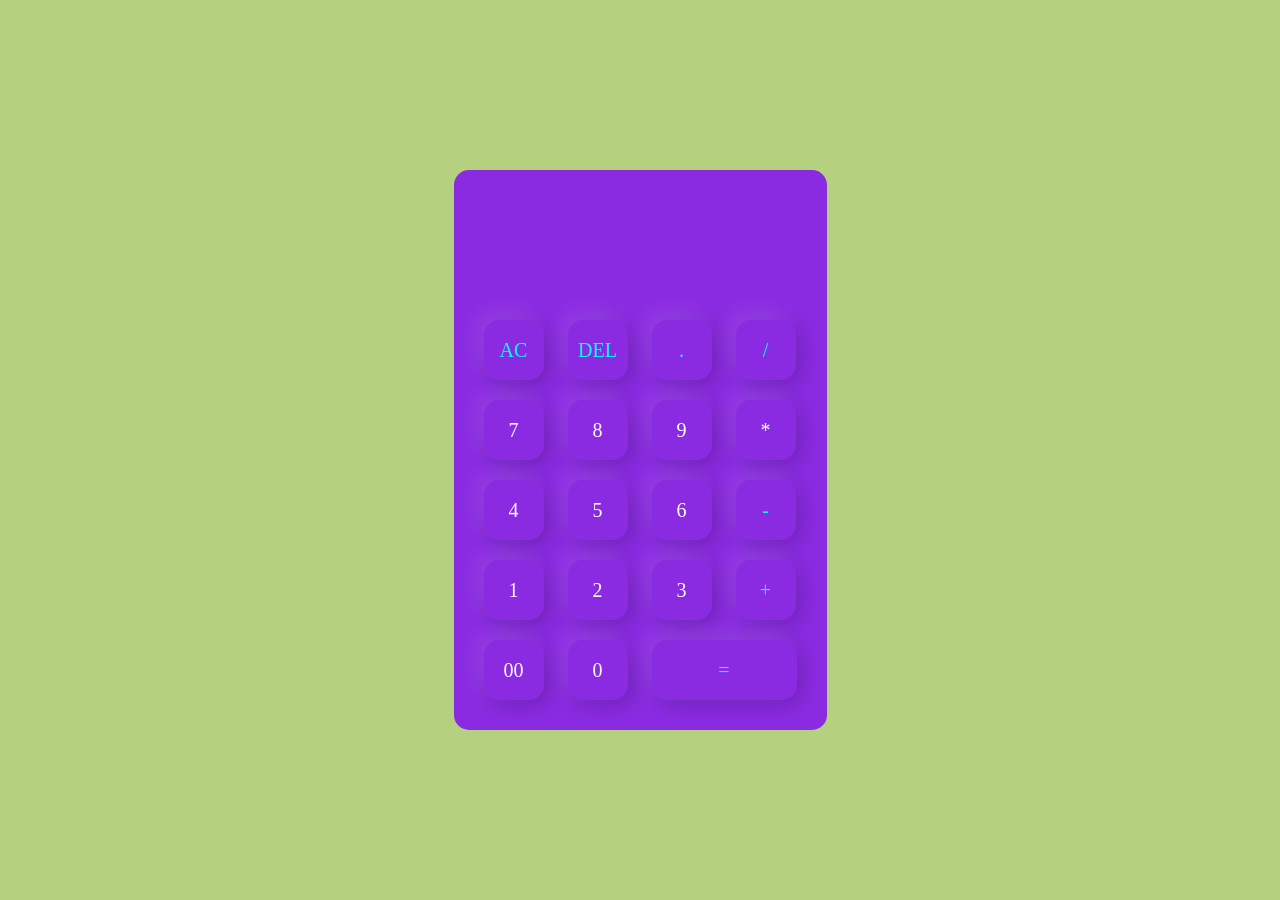
<file: index.html>
<!DOCTYPE html>
<html lang="en">

<head>
    <meta charset="UTF-8">
    <meta http-equiv="X-UA-Compatible" content="IE=edge">
    <meta name="viewport" content="width=device-width, initial-scale=1.0">
    <title>Calculater</title>
    <link rel="stylesheet" href="style.css">
</head>

<body>
    <div class="container">
        <div class="cal">
            <form>
                <div class="screen">
                    <input type="text" name="display">
                </div>
                <div>
                    <input type="button" value="AC" onclick="display.value = '' " class="operation" id="result">
                    <input type="button" value="DEL" onclick="display.value = display.value.toString().slice(0,-1) "
                        class="operation">
                    <input type="button" value="." onclick="display.value += '.' " class="operation">
                    <input type="button" value="/" onclick="display.value += '/' " class="operation">
                </div>
                <div>
                    <input type="button" value="7" onclick="display.value += '7' ">
                    <input type="button" value="8" onclick="display.value += '8' ">
                    <input type="button" value="9" onclick="display.value += '9' ">
                    <input type="button" value="*" onclick="display.value += '*' ">
                </div>
                <div>
                    <input type="button" value="4" onclick="display.value += '4' ">
                    <input type="button" value="5" onclick="display.value += '5' ">
                    <input type="button" value="6" onclick="display.value += '6' ">
                    <input type="button" value="-" onclick="display.value += '-' " class="operation">
                </div>
                <div>
                    <input type="button" value="1" onclick="display.value += '3' ">
                    <input type="button" value="2" onclick="display.value += '2' ">
                    <input type="button" value="3" onclick="display.value += '3' ">
                    <input type="button" value="+" onclick="display.value += '+' " class="operation">
                </div>
                <div>
                    <input type="button" value="00" onclick="display.value += '00' ">
                    <input type="button" value="0" onclick="display.value += '0' ">
                    <input type="button" value="=" class="equal operation imgbox"
                        onclick="display.value = eval(display.value) ">

                </div>

            </form>
        </div>
        
    </div>
    
</body>

</html>
</file>
<file: style.css>
*{
    margin: 0;
    padding: 0;
    font-family: Cambria, Cochin, Georgia, Times, 'Times New Roman', serif;
    box-sizing: border-box;
}
.container{
    width: 100%;
    height: 100vh;
    background: #b5d180;
    display: flex;
    align-items: center;
    justify-content: center;
}
.cal{
    background-color: blueviolet;
    padding: 20px;
    border-radius: 15px;
}
.cal form input{
    border: 0;
    outline: 0;
    width: 60px;
    height: 60px;
    border-radius: 15px;
    box-shadow:-8px -8px 20px rgba(255, 255, 255, 0.1),5px 5px 20px rgba(0 , 0, 0, 0.2);
     background:transparent;
     font-size: 20px;
     color:#fff;
     cursor: pointer;
     margin: 10px;

    }
    .cal form input:hover{
        color:aqua;
        
    }
    

    form .screen{
        display: flex;
        justify-content: flex-end;
        margin: 20px 0;
    }
    form .screen input{
        text-align: right;
        flex: 1;
        font-size: 45px;
        box-shadow: none;
    }
    form input.equal{
        width: 145px;
}
    form input.operation{
        color: aqua;
    }
</file>
